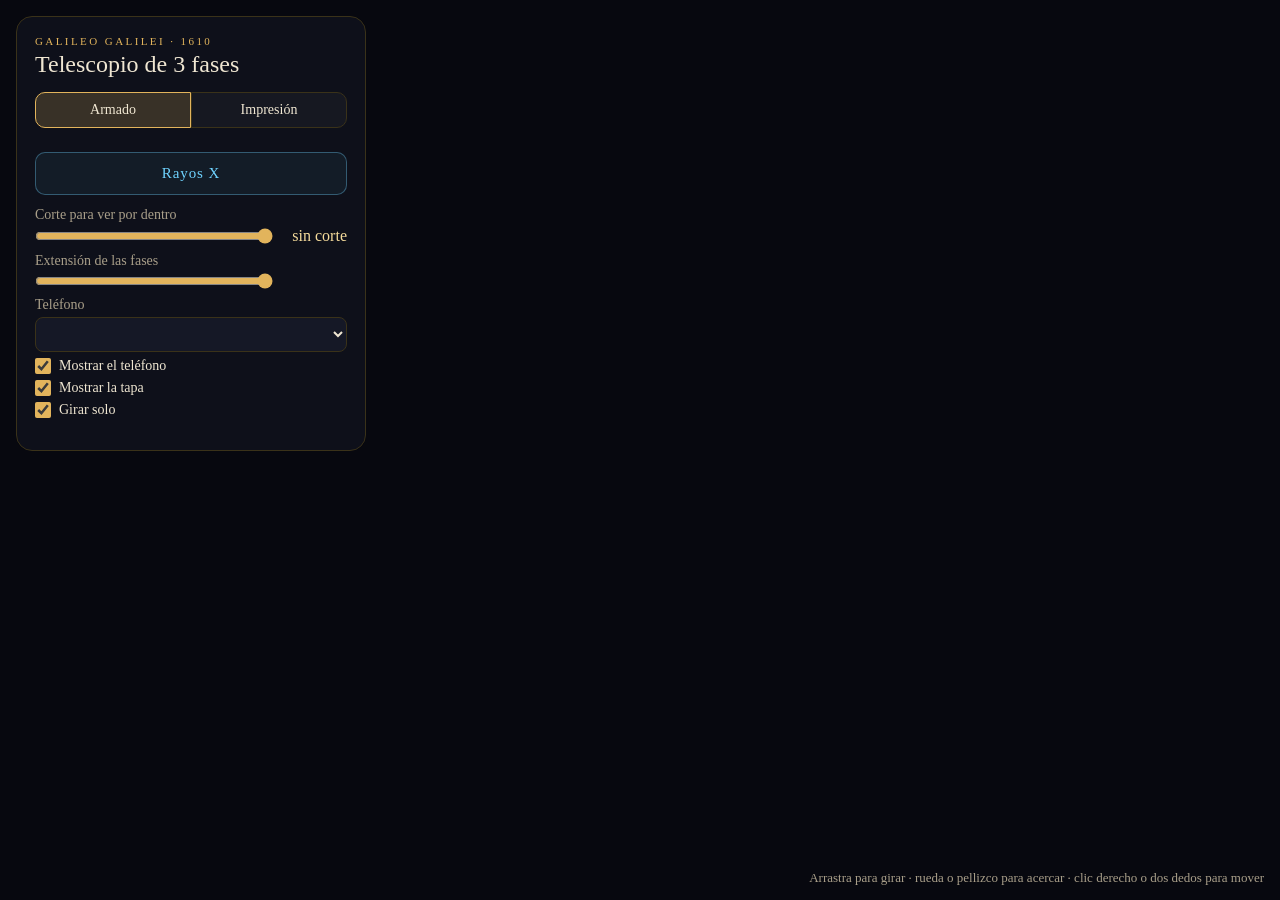
<file: impresion3d/visor_plantilla.html>
<!doctype html>
<html lang="es">
<head>
<meta charset="utf-8">
<meta name="viewport" content="width=device-width,initial-scale=1,user-scalable=no">
<title>Telescopio de Galileo · Visor 3D</title>
<style>
  :root { --fondo: #07080f; --panel: rgba(16,18,28,.9); --borde: #3a3219; --tinta: #efe6d2; --tenue: #a99f8a; --laton: #e2b45c; --laton-claro: #f6dc9c; --rx: #6fd3ff; }
  * { box-sizing: border-box; margin: 0; padding: 0; }
  html, body { height: 100%; overflow: hidden; background: var(--fondo); color: var(--tinta); font-family: Georgia, "Times New Roman", serif; }
  body.rx { background: #02060c; }
  canvas { display: block; width: 100%; height: 100%; touch-action: none; cursor: grab; }
  canvas:active { cursor: grabbing; }
  .panel {
    position: fixed; left: 16px; top: 16px; width: min(350px, calc(100% - 32px)); max-height: calc(100% - 32px); overflow: auto;
    background: var(--panel); border: 1px solid var(--borde); border-radius: 16px; padding: 18px; backdrop-filter: blur(8px);
  }
  .sup { font-size: 11px; letter-spacing: .22em; text-transform: uppercase; color: var(--laton); }
  h1 { font-weight: normal; font-size: 24px; margin: 4px 0 14px; }
  .seg { display: flex; margin-bottom: 14px; }
  .seg button {
    flex: 1; font: inherit; font-size: 14px; color: inherit; cursor: pointer; padding: 9px 6px;
    background: rgba(255,255,255,.03); border: 1px solid var(--borde);
  }
  .seg button:first-child { border-radius: 10px 0 0 10px; }
  .seg button:last-child { border-radius: 0 10px 10px 0; }
  .seg button.activo { background: rgba(226,180,92,.2); border-color: var(--laton); }
  label { display: block; font-size: 14px; color: var(--tenue); margin: 8px 0 4px; }
  .fila { display: flex; align-items: center; gap: 10px; }
  .fila span { min-width: 64px; text-align: right; color: var(--laton-claro); font-variant-numeric: tabular-nums; }
  input[type=range] { flex: 1; accent-color: var(--laton); }
  select { width: 100%; font: inherit; font-size: 14px; color: var(--tinta); background: #151826; border: 1px solid var(--borde); border-radius: 8px; padding: 8px; }
  .check { display: flex; align-items: center; gap: 8px; color: var(--tinta); cursor: pointer; margin: 6px 0; }
  .check input { accent-color: var(--laton); width: 16px; height: 16px; }
  .rayos {
    width: 100%; margin: 10px 0 4px; padding: 12px; border-radius: 10px; cursor: pointer; font: inherit; font-size: 15px;
    color: var(--rx); background: rgba(111,211,255,.06); border: 1px solid rgba(111,211,255,.35); letter-spacing: .06em;
  }
  .rayos.on { background: rgba(111,211,255,.2); border-color: var(--rx); box-shadow: 0 0 24px rgba(111,211,255,.25); }
  dl { display: grid; grid-template-columns: auto 1fr; gap: 4px 12px; margin-top: 14px; font-size: 13px; }
  dt { color: var(--tenue); }
  dd { color: var(--laton-claro); text-align: right; font-variant-numeric: tabular-nums; }
  .leyenda { display: none; margin-top: 12px; font-size: 13px; color: var(--tenue); line-height: 1.7; }
  body.rx .leyenda { display: block; }
  .leyenda i { display: inline-block; width: 10px; height: 10px; border-radius: 2px; margin-right: 6px; vertical-align: -1px; }
  .ayuda { position: fixed; right: 16px; bottom: 14px; color: var(--tenue); font-size: 13px; text-align: right; }
  .oculto { display: none; }
  @media (max-width: 600px) { .panel { top: auto; bottom: 16px; max-height: 55%; } .ayuda { top: 12px; bottom: auto; } }
</style>
</head>
<body>
<canvas id="c"></canvas>

<div class="panel">
  <p class="sup">Galileo Galilei · 1610</p>
  <h1>Telescopio de 3 fases</h1>
  <div class="seg">
    <button id="v-armado" class="activo">Armado</button>
    <button id="v-impresion">Impresión</button>
  </div>
  <button class="rayos" id="rx">Rayos X</button>
  <label>Corte para ver por dentro</label>
  <div class="fila"><input type="range" id="corte" min="0" max="100" value="100"><span id="corte-txt">sin corte</span></div>
  <div id="ctl-armado">
    <label>Extensión de las fases</label>
    <div class="fila"><input type="range" id="ext" min="0" max="100" value="100"><span id="ext-txt"></span></div>
    <label>Teléfono</label>
    <select id="modelo"></select>
    <label class="check"><input type="checkbox" id="tel" checked> Mostrar el teléfono</label>
    <label class="check"><input type="checkbox" id="ver-tapa" checked> Mostrar la tapa</label>
    <label class="check"><input type="checkbox" id="giro" checked> Girar solo</label>
  </div>
  <div class="leyenda">
    <div><i style="background:#ffb13b"></i>Cuerdas (las pones tú): cruzan la espalda del teléfono</div>
    <div><i style="background:#6fd3ff"></i>Tapa: traba con ganchitos triangulares</div>
    <div><i style="background:#8cf0ff"></i>Pantalla: mira hacia el tubo, donde va el ojo</div>
    <div><i style="background:#6fd3ff;opacity:.5"></i>Embudo y fases (transparentes)</div>
  </div>
  <dl id="datos"></dl>
</div>
<p class="ayuda">Arrastra para girar · rueda o pellizco para acercar · clic derecho o dos dedos para mover</p>

<script type="module">
__THREE__

const DATOS = __DATOS__;

function f32(b64) {
  const s = atob(b64);
  const u = new Uint8Array(s.length);
  for (let i = 0; i < s.length; i++) u[i] = s.charCodeAt(i);
  return new Float32Array(u.buffer);
}

const canvas = document.getElementById('c');
const renderer = new WebGLRenderer({ canvas, antialias: true });
renderer.setPixelRatio(Math.min(devicePixelRatio, 2));
renderer.toneMapping = ACESFilmicToneMapping;
renderer.toneMappingExposure = 1.05;
renderer.localClippingEnabled = true;
const escena = new Scene();
const FONDO = new Color(0x07080f), FONDO_RX = new Color(0x02060c);
escena.background = FONDO;
const camara = new PerspectiveCamera(35, 1, 1, 5000);

escena.add(new HemisphereLight(0xdfe6ff, 0x2a1c0c, 1.1));
const sol = new DirectionalLight(0xfff1dc, 2.6);
sol.position.set(300, 500, 400);
escena.add(sol);
const relleno = new DirectionalLight(0x9fb8ff, 0.9);
relleno.position.set(-400, 150, -300);
escena.add(relleno);

// Las piezas vienen con Z hacia arriba (como en la impresora); la escena usa Y hacia arriba.
const mundo = new Group();
mundo.rotation.x = -Math.PI / 2;
escena.add(mundo);

const plano = new Plane(new Vector3(-1, 0, 0), 1e5);
const planos = [plano];

const MATERIALES = {
  cuero: new MeshStandardMaterial({ color: 0x6b3219, roughness: 0.62, metalness: 0.05, side: DoubleSide, clippingPlanes: planos }),
  laton: new MeshStandardMaterial({ color: 0xd9a441, roughness: 0.32, metalness: 0.85, side: DoubleSide, clippingPlanes: planos }),
  oscuro: new MeshStandardMaterial({ color: 0x24252b, roughness: 0.55, metalness: 0.1, side: DoubleSide, clippingPlanes: planos }),
  tapa: new MeshStandardMaterial({ color: 0x4a3420, roughness: 0.5, metalness: 0.3, side: DoubleSide, clippingPlanes: planos }),
  cincho: new MeshStandardMaterial({ color: 0xffb13b, roughness: 0.4, metalness: 0.2, emissive: 0x3a2000, side: DoubleSide, clippingPlanes: planos }),
};
const RX_CUERPO = new MeshBasicMaterial({ color: 0x2a8fd0, transparent: true, opacity: 0.07, depthWrite: false, side: DoubleSide, blending: AdditiveBlending, clippingPlanes: planos });
const RX_BORDE = new LineBasicMaterial({ color: 0x6fd3ff, transparent: true, opacity: 0.55, depthWrite: false, clippingPlanes: planos });

const estructuras = [];
function malla(p, esEstructura = true) {
  const g = new BufferGeometry();
  g.setAttribute('position', new BufferAttribute(f32(p.pos), 3));
  g.setAttribute('normal', new BufferAttribute(f32(p.nor), 3));
  const m = new Mesh(g, MATERIALES[p.material]);
  if (esEstructura) {
    const bordes = new LineSegments(new EdgesGeometry(g, 28), RX_BORDE);
    bordes.visible = false;
    m.add(bordes);
    m.userData.bordes = bordes;
    m.userData.normal = m.material;
    estructuras.push(m);
  }
  return m;
}

const armado = new Group();
const impresion = new Group();
mundo.add(armado, impresion);

const fases = DATOS.fases.map((p) => malla(p));
fases.forEach((m) => armado.add(m));
armado.add(malla(DATOS.soporte_armado));
const tapaArmada = malla(DATOS.tapa_armada);
armado.add(tapaArmada);
const elasticos = new Group();
armado.add(elasticos);

/* ---------- Teléfono: pantalla hacia el tubo ---------- */

const texPantalla = (() => {
  const c = document.createElement('canvas');
  c.width = 512; c.height = 1080;
  const g = c.getContext('2d');
  const fondo = g.createLinearGradient(0, 0, 0, c.height);
  fondo.addColorStop(0, '#02030a'); fondo.addColorStop(1, '#0b1030');
  g.fillStyle = fondo; g.fillRect(0, 0, c.width, c.height);
  g.save(); g.translate(256, 560); g.rotate(-0.5); g.scale(1, 0.25);
  const via = g.createRadialGradient(0, 0, 0, 0, 0, 420);
  via.addColorStop(0, 'rgba(190,200,255,.3)'); via.addColorStop(1, 'rgba(190,200,255,0)');
  g.fillStyle = via; g.beginPath(); g.arc(0, 0, 420, 0, Math.PI * 2); g.fill();
  g.restore();
  for (let i = 0; i < 700; i++) {
    g.fillStyle = `rgba(255,250,240,${Math.random() * 0.9})`;
    const s = Math.random() < 0.95 ? 1.4 : 3;
    g.fillRect(Math.random() * 512, Math.random() * 1080, s, s);
  }
  const luna = g.createRadialGradient(290, 540, 10, 300, 550, 130);
  luna.addColorStop(0, '#f4f1e6'); luna.addColorStop(1, '#8d8a80');
  g.fillStyle = luna; g.beginPath(); g.arc(300, 550, 130, 0, Math.PI * 2); g.fill();
  g.fillStyle = 'rgba(2,3,10,.9)'; g.beginPath(); g.ellipse(258, 550, 78, 130, 0, 0, Math.PI * 2); g.fill();
  const t = new CanvasTexture(c);
  t.colorSpace = SRGBColorSpace;
  return t;
})();

const telefono = new Group();
armado.add(telefono);
const matCuerpoTel = new MeshStandardMaterial({ color: 0x15171c, roughness: 0.45, metalness: 0.2, clippingPlanes: planos });
const matPantalla = new MeshBasicMaterial({ map: texPantalla, toneMapped: false, side: DoubleSide, clippingPlanes: planos });

function armarTelefono(t) {
  telefono.clear();
  const forma = new Shape();
  const w = t.ancho, h = t.alto, r = 9;
  forma.moveTo(-w / 2 + r, -h / 2);
  forma.lineTo(w / 2 - r, -h / 2); forma.quadraticCurveTo(w / 2, -h / 2, w / 2, -h / 2 + r);
  forma.lineTo(w / 2, h / 2 - r); forma.quadraticCurveTo(w / 2, h / 2, w / 2 - r, h / 2);
  forma.lineTo(-w / 2 + r, h / 2); forma.quadraticCurveTo(-w / 2, h / 2, -w / 2, h / 2 - r);
  forma.lineTo(-w / 2, -h / 2 + r); forma.quadraticCurveTo(-w / 2, -h / 2, -w / 2 + r, -h / 2);
  const bisel = 1.2;
  const cuerpo = new Mesh(
    new ExtrudeGeometry(forma, { depth: t.grosor - 2 * bisel, bevelEnabled: true, bevelThickness: bisel, bevelSize: bisel * 0.8, bevelSegments: 3, curveSegments: 8 }),
    matCuerpoTel
  );
  cuerpo.scale.set((w - 2) / w, (h - 2) / h, 1);
  cuerpo.position.z = -t.grosor + bisel;
  telefono.add(cuerpo);
  const pantalla = new Mesh(new PlaneGeometry(w - 7, h - 8), matPantalla);
  pantalla.position.z = 0.15;
  telefono.add(pantalla);
  telefono.position.set(0, 0, t.frente);
  armarElasticos(t);
  pintarDatos();
}

// Cuerda: amarrada en la bita, baja por el canal, dobla en la muesca del borde y cruza la espalda del teléfono.
function armarElasticos(t) {
  elasticos.clear();
  const C = DATOS.cuerdas;
  const espalda = t.frente - t.grosor - 1.5;
  // Teléfonos que sobresalen: la cuerda dobla por el borde. Delgados: entra por un túnel hacia el asiento.
  const lado = t.nivel === null
    ? [[C.x_poste, C.z_bita], [C.x_fuera, C.z_bita - 2.5], [C.x_fuera, C.z_borde + 1.5],
       [C.x_fuera - 1.5, C.z_borde], [C.x_dentro, C.z_borde], [t.ancho / 2 - 4, espalda]]
    : [[C.x_poste, C.z_bita], [C.x_fuera, (C.z_bita + t.nivel) / 2], [C.x_fuera - 0.5, t.nivel],
       [C.x_dentro - (t.nivel - C.z_borde) + 1, t.nivel], [t.ancho / 2 - 4, Math.min(espalda, t.nivel - 0.5)]];
  const perfil = [...lado.map(([x, z]) => [-x, z]), ...lado.slice().reverse()];
  for (const y of C.ys) {
    const curva = new CatmullRomCurve3(perfil.map(([x, z]) => new Vector3(x, y, z)), false, 'catmullrom', 0.05);
    elasticos.add(new Mesh(new TubeGeometry(curva, 200, 1.5, 10, false), MATERIALES.cincho));
  }
}

const selModelo = document.getElementById('modelo');
DATOS.telefonos.forEach((t, i) => {
  const o = document.createElement('option');
  o.value = i;
  o.textContent = `${t.nombre} (${t.alto} × ${t.ancho} × ${t.grosor} mm)`;
  selModelo.appendChild(o);
});

/* ---------- Vista de impresión ---------- */

impresion.add(malla(DATOS.telescopio_impresion));
impresion.add(malla(DATOS.soporte_impresion));
impresion.add(malla(DATOS.tapa_impresion));
const cama = new Group();
{
  const base = new Mesh(new PlaneGeometry(256, 256), new MeshStandardMaterial({ color: 0x1b1d24, roughness: 0.8 }));
  base.position.set(DATOS.cama.x, DATOS.cama.y, -0.2);
  const rejilla = new GridHelper(256, 16, 0x5a4d2a, 0x2c2a22);
  rejilla.rotation.x = Math.PI / 2;
  rejilla.position.set(DATOS.cama.x, DATOS.cama.y, 0);
  cama.add(base, rejilla);
  impresion.add(cama);
}

/* ---------- Rayos X y corte ---------- */

let rayos = false;
function ponerRayos(on) {
  rayos = on;
  document.body.classList.toggle('rx', on);
  document.getElementById('rx').classList.toggle('on', on);
  escena.background = on ? FONDO_RX : FONDO;
  for (const m of estructuras) {
    m.material = on ? RX_CUERPO : m.userData.normal;
    m.userData.bordes.visible = on;
  }
  cama.visible = !on;
  matPantalla.color.setHex(on ? 0x8cf0ff : 0xffffff);
}

let medioX = 0, radioX = 100;
function medirCorte(grupo) {
  escena.updateMatrixWorld(true);
  const caja = new Box3().setFromObject(grupo);
  medioX = (caja.min.x + caja.max.x) / 2;
  radioX = (caja.max.x - caja.min.x) / 2 + 1;
  aplicarCorte();
}
function aplicarCorte() {
  const v = Number(document.getElementById('corte').value);
  if (v >= 100) {
    plano.constant = 1e5;
    document.getElementById('corte-txt').textContent = 'sin corte';
  } else {
    plano.constant = medioX - radioX + (2 * radioX * v) / 100;
    document.getElementById('corte-txt').textContent = v + '%';
  }
}

/* ---------- Cámara orbital ---------- */

const orbita = { th: 0.9, ph: 1.15, r: 700, objetivo: new Vector3(), thObj: 0.9, phObj: 1.15, rObj: 700, objObj: new Vector3() };
const punteros = new Map();
let pinch0 = 0, r0 = 0, giroAuto = true, ultimoUso = 0;

function encuadrar(grupo) {
  escena.updateMatrixWorld(true);
  const caja = new Box3().setFromObject(grupo);
  const centro = caja.getCenter(new Vector3());
  const tam = caja.getSize(new Vector3()).length();
  orbita.objObj.copy(centro);
  const vfov = camara.fov * Math.PI / 180;
  const hfov = 2 * Math.atan(Math.tan(vfov / 2) * camara.aspect);
  orbita.rObj = tam / (2 * Math.tan(Math.min(vfov, hfov) / 2)) * 1.05;
}

canvas.addEventListener('contextmenu', (e) => e.preventDefault());
canvas.addEventListener('pointerdown', (e) => {
  canvas.setPointerCapture(e.pointerId);
  punteros.set(e.pointerId, { x: e.clientX, y: e.clientY, boton: e.button });
  if (punteros.size === 2) {
    const [a, b] = [...punteros.values()];
    pinch0 = Math.hypot(a.x - b.x, a.y - b.y);
    r0 = orbita.rObj;
  }
  ultimoUso = performance.now();
});
canvas.addEventListener('pointermove', (e) => {
  const p = punteros.get(e.pointerId);
  if (!p) return;
  const dx = e.clientX - p.x, dy = e.clientY - p.y;
  p.x = e.clientX; p.y = e.clientY;
  ultimoUso = performance.now();
  if (punteros.size === 2) {
    const [a, b] = [...punteros.values()];
    orbita.rObj = Math.max(40, Math.min(3000, r0 * pinch0 / Math.max(1, Math.hypot(a.x - b.x, a.y - b.y))));
    mover(dx / 2, dy / 2);
  } else if (p.boton === 2) {
    mover(dx, dy);
  } else {
    orbita.thObj -= dx * 0.006;
    orbita.phObj = Math.max(0.08, Math.min(Math.PI - 0.08, orbita.phObj - dy * 0.006));
  }
});
const soltar = (e) => punteros.delete(e.pointerId);
canvas.addEventListener('pointerup', soltar);
canvas.addEventListener('pointercancel', soltar);
canvas.addEventListener('wheel', (e) => {
  e.preventDefault();
  orbita.rObj = Math.max(40, Math.min(3000, orbita.rObj * Math.exp(e.deltaY * 0.001)));
  ultimoUso = performance.now();
}, { passive: false });

function mover(dx, dy) {
  const k = orbita.r * 0.0015;
  const der = new Vector3().setFromMatrixColumn(camara.matrix, 0);
  const arr = new Vector3().setFromMatrixColumn(camara.matrix, 1);
  orbita.objObj.addScaledVector(der, -dx * k).addScaledVector(arr, dy * k);
}

/* ---------- Interfaz ---------- */

const $ = (s) => document.querySelector(s);
let vista = 'armado', ext = 1, extObj = 1;

function colocarFases() {
  fases.forEach((m, i) => { m.position.z = DATOS.extension[i] * ext; });
}
function ponerVista(v) {
  vista = v;
  armado.visible = v === 'armado';
  impresion.visible = v === 'impresion';
  $('#v-armado').classList.toggle('activo', v === 'armado');
  $('#v-impresion').classList.toggle('activo', v === 'impresion');
  $('#ctl-armado').classList.toggle('oculto', v !== 'armado');
  const e = ext; ext = extObj; colocarFases();
  const grupo = v === 'armado' ? armado : impresion;
  encuadrar(grupo);
  medirCorte(grupo);
  ext = e; colocarFases();
  pintarDatos();
}
function pintarDatos() {
  const d = DATOS.info;
  const t = DATOS.telefonos[Number(selModelo.value) || 0];
  const filas = vista === 'armado'
    ? [['Largo cerrado', `${d.cerrado} mm`], ['Largo extendido', `~${d.extendido} mm`], ['Diámetro del tubo', `${d.diametro} mm`],
       ['Holgura entre fases', `${d.holgura} mm`], ['Bolsillo universal', d.bolsillo], ['Teléfono', `${t.alto} × ${t.ancho} × ${t.grosor} mm`]]
    : [['Pieza 1 · 3 fases', d.tam_tubo], ['Pieza 2 · fase 4 embudo', d.tam_soporte], ['Pieza 3 · tapa a presión', d.tam_tapa],
       ['Cuerdas', '2, de hasta ~10 mm'],
       ['Cama', '256 × 256 mm'], ['Soportes', 'No necesita'], ['Material', 'PLA · capa 0.2 mm']];
  $('#datos').innerHTML = filas.map(([a, b]) => `<dt>${a}</dt><dd>${b}</dd>`).join('');
}

$('#v-armado').addEventListener('click', () => ponerVista('armado'));
$('#v-impresion').addEventListener('click', () => ponerVista('impresion'));
$('#rx').addEventListener('click', () => ponerRayos(!rayos));
$('#corte').addEventListener('input', aplicarCorte);
$('#ext').addEventListener('input', (e) => { extObj = e.target.value / 100; });
$('#tel').addEventListener('change', (e) => { telefono.visible = e.target.checked; });
$('#ver-tapa').addEventListener('change', (e) => { tapaArmada.visible = e.target.checked; });
$('#giro').addEventListener('change', (e) => { giroAuto = e.target.checked; });
selModelo.addEventListener('change', () => armarTelefono(DATOS.telefonos[Number(selModelo.value)]));

function medir() {
  renderer.setSize(innerWidth, innerHeight, false);
  camara.aspect = innerWidth / innerHeight;
  camara.updateProjectionMatrix();
}
addEventListener('resize', medir);
medir();
armarTelefono(DATOS.telefonos[0]);

const pedido = new URLSearchParams(location.hash.slice(1));
ponerVista(pedido.has('impresion') ? 'impresion' : 'armado');
if (pedido.has('rx')) ponerRayos(true);
if (pedido.has('sintapa')) { tapaArmada.visible = false; $('#ver-tapa').checked = false; }
if (pedido.has('corte')) { $('#corte').value = pedido.get('corte'); aplicarCorte(); }
if (pedido.has('cerca')) { orbita.rObj *= Number(pedido.get('cerca')); orbita.objObj.z -= 0; }
if (pedido.has('mirar')) { orbita.objObj.y += Number(pedido.get('mirar')); }
if (pedido.has('th')) orbita.thObj = Number(pedido.get('th'));
if (pedido.has('ph')) orbita.phObj = Number(pedido.get('ph'));
orbita.objetivo.copy(orbita.objObj);
orbita.r = orbita.rObj;
orbita.th = orbita.thObj;
orbita.ph = orbita.phObj;

let antes = performance.now();
function cuadro(ahora) {
  requestAnimationFrame(cuadro);
  const dt = Math.min(0.05, (ahora - antes) / 1000);
  antes = ahora;
  const k = 1 - Math.exp(-dt * 8);
  if (giroAuto && ahora - ultimoUso > 2500) orbita.thObj += dt * 0.25;
  orbita.th += (orbita.thObj - orbita.th) * k;
  orbita.ph += (orbita.phObj - orbita.ph) * k;
  orbita.r += (orbita.rObj - orbita.r) * k;
  orbita.objetivo.lerp(orbita.objObj, k);
  ext += (extObj - ext) * (1 - Math.exp(-dt * 5));
  colocarFases();
  $('#ext-txt').textContent = Math.round(DATOS.info.cerrado + (DATOS.info.extendido - DATOS.info.cerrado) * ext) + ' mm';
  const s = Math.sin(orbita.ph);
  camara.position.set(
    orbita.objetivo.x + orbita.r * s * Math.sin(orbita.th),
    orbita.objetivo.y + orbita.r * Math.cos(orbita.ph),
    orbita.objetivo.z + orbita.r * s * Math.cos(orbita.th)
  );
  camara.lookAt(orbita.objetivo);
  renderer.render(escena, camara);
}
requestAnimationFrame(cuadro);
</script>
</body>
</html>
</file>
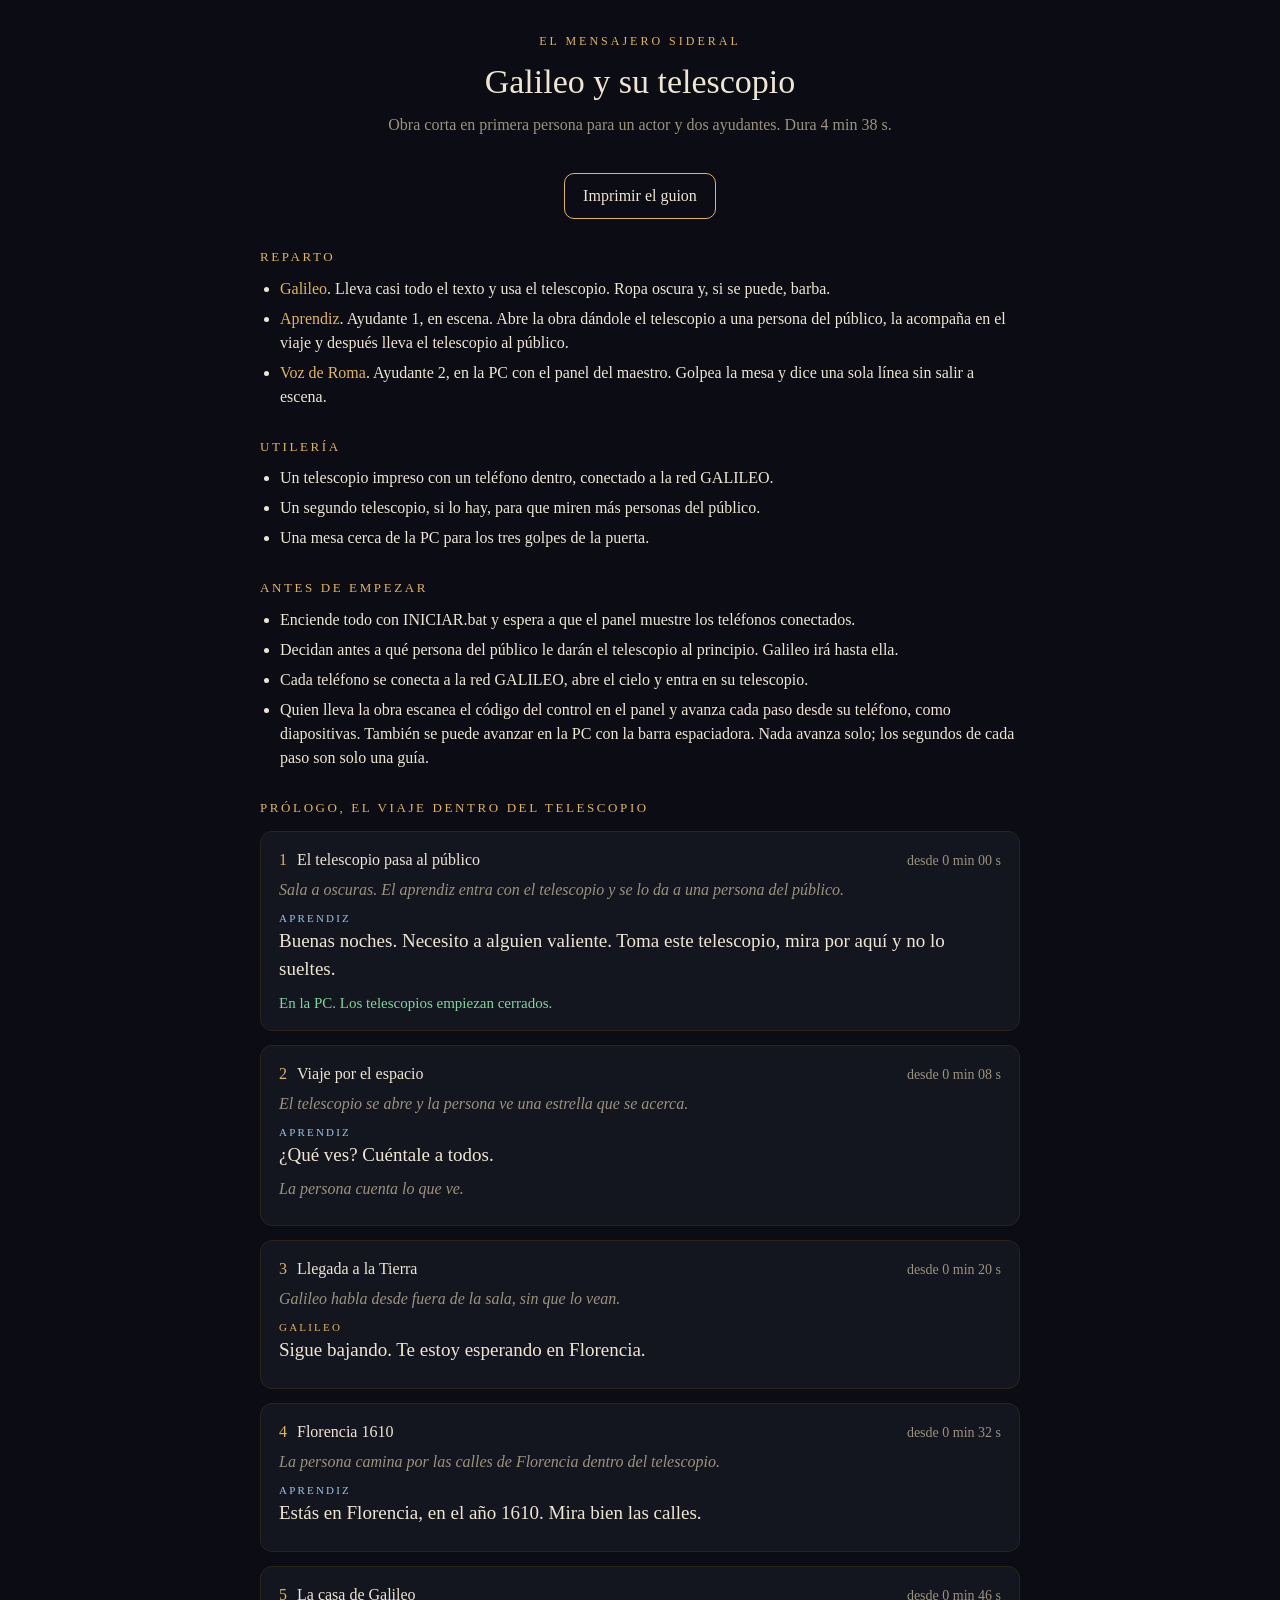
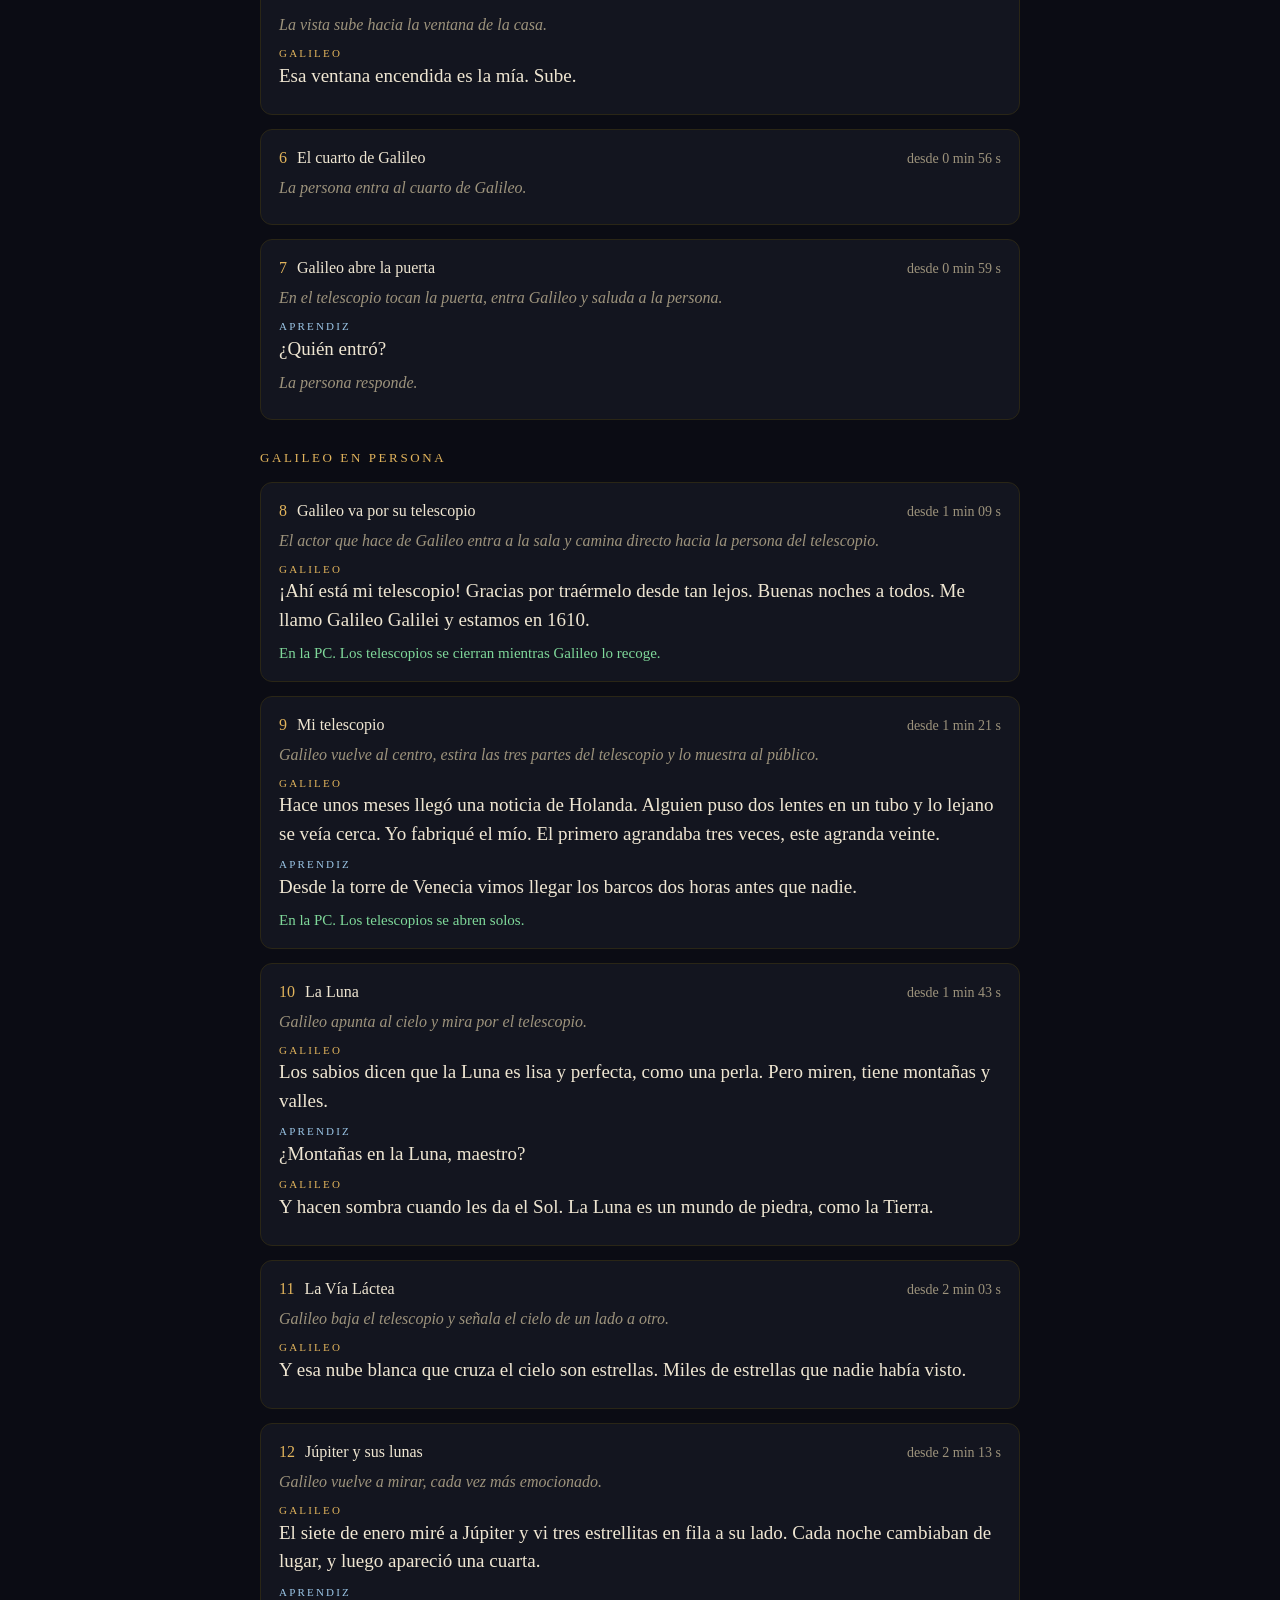
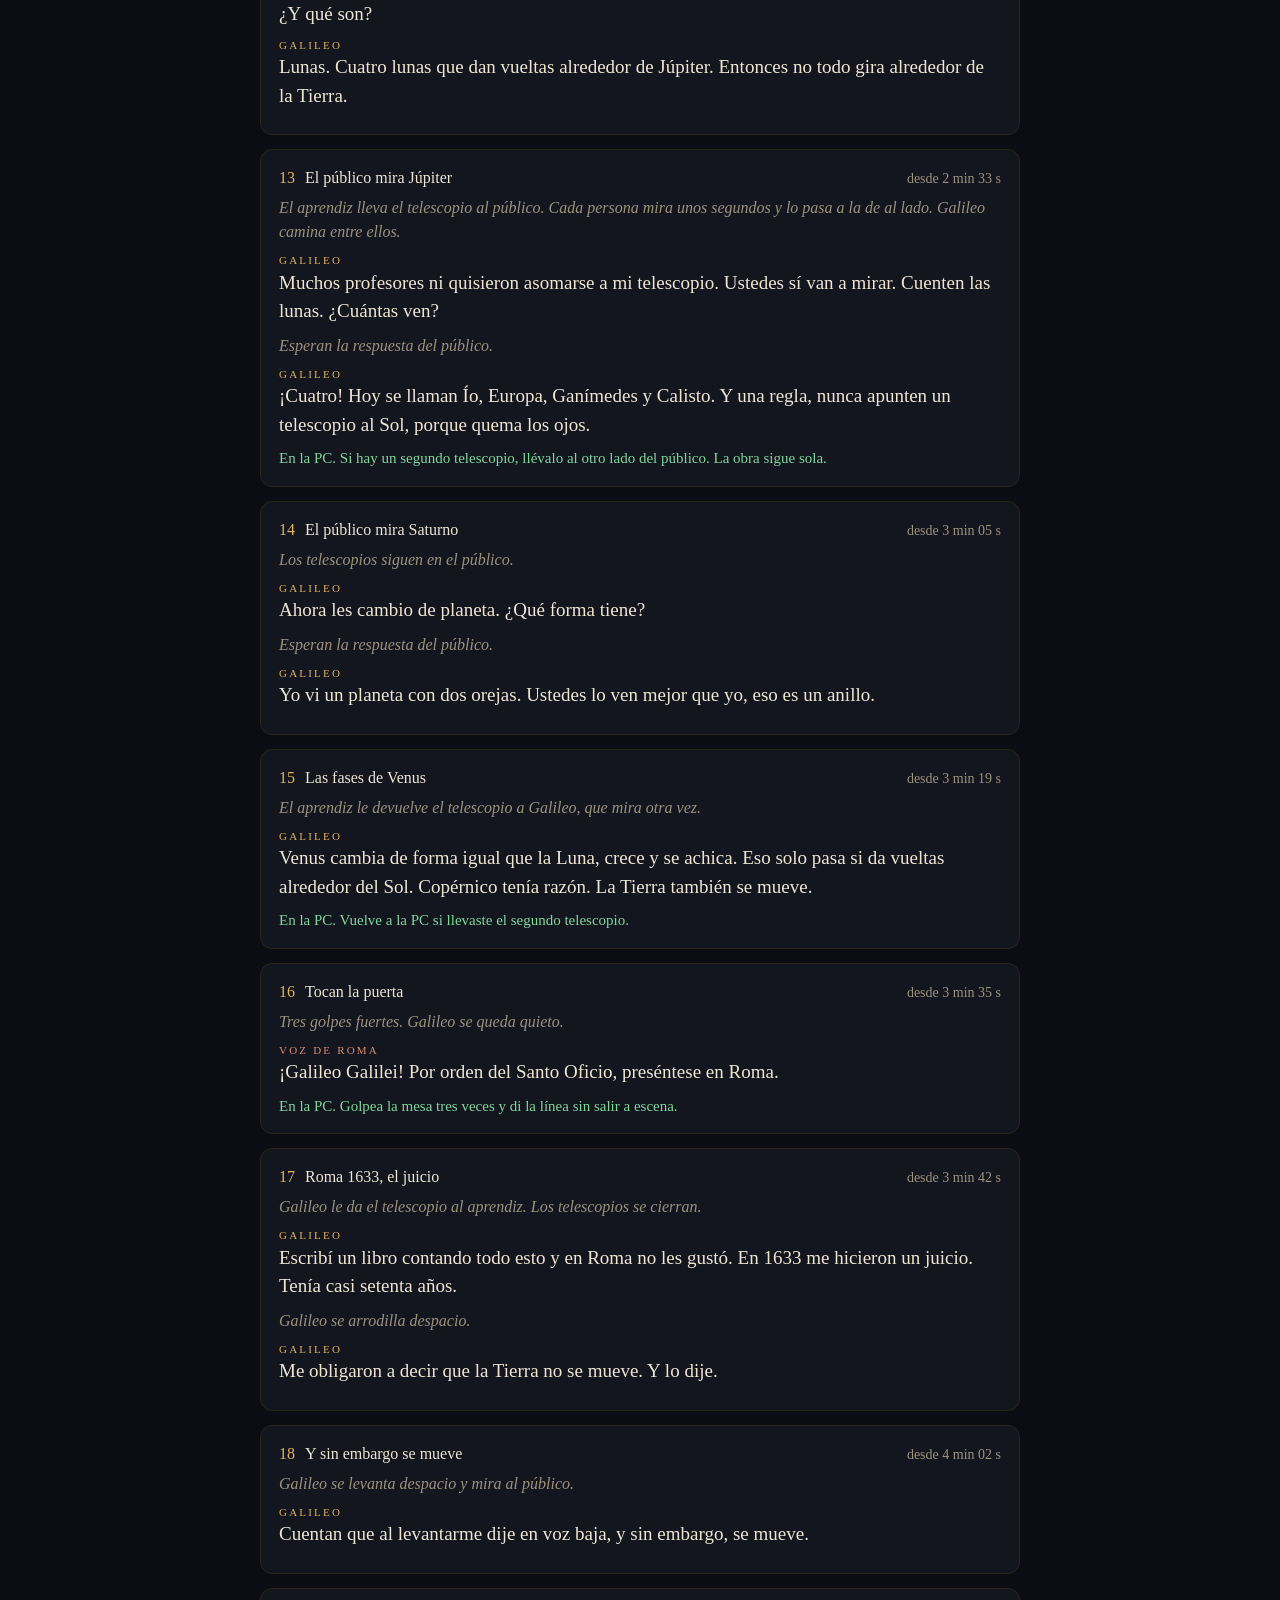
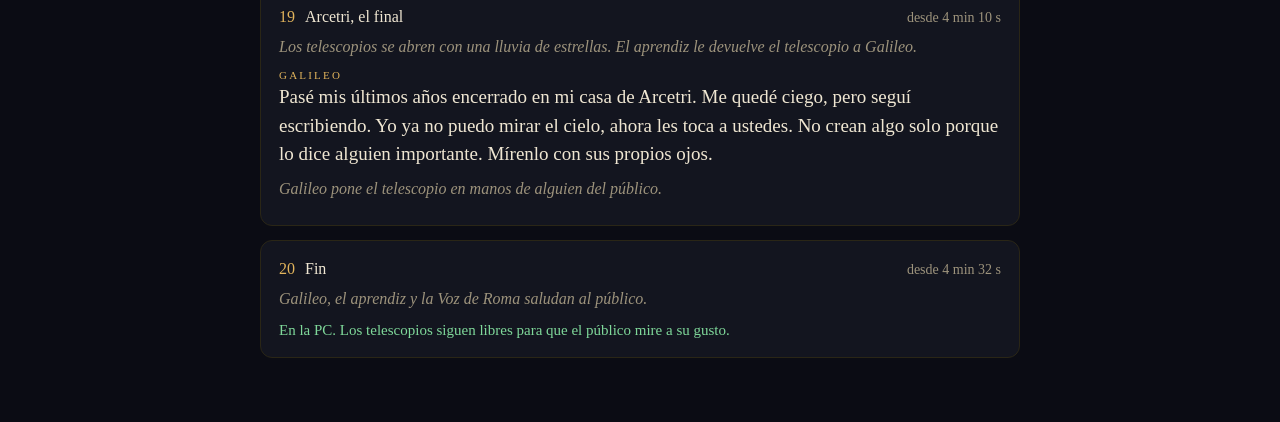
<file: public/guion.html>
<!doctype html>
<html lang="es">
<head>
<meta charset="utf-8">
<meta name="viewport" content="width=device-width,initial-scale=1">
<title>Guion de Galileo</title>
<style>
  :root { --fondo: #0b0c14; --papel: #13151f; --tinta: #efe6d2; --tenue: #9d937c; --laton: #e2b45c; --borde: #2a2616; }
  * { box-sizing: border-box; margin: 0; padding: 0; }
  body { background: var(--fondo); color: var(--tinta); font-family: Georgia, "Times New Roman", serif; line-height: 1.5; padding: 32px 16px 64px; }
  main { max-width: 760px; margin: 0 auto; }
  header { text-align: center; margin-bottom: 36px; }
  header small { display: block; font-size: 12px; letter-spacing: .25em; text-transform: uppercase; color: var(--laton); }
  h1 { font-weight: normal; font-size: 34px; margin: 6px 0; }
  header p { color: var(--tenue); }
  h2 { font-weight: normal; font-size: 13px; letter-spacing: .2em; text-transform: uppercase; color: var(--laton); margin: 28px 0 10px; }
  ul { padding-left: 20px; }
  li { margin-bottom: 6px; }
  .reparto li b { font-weight: normal; color: var(--laton); }
  .paso { background: var(--papel); border: 1px solid var(--borde); border-radius: 12px; padding: 16px 18px; margin-top: 14px; break-inside: avoid; }
  .paso-cab { display: flex; align-items: baseline; gap: 10px; margin-bottom: 6px; }
  .paso-cab b { font-weight: normal; color: var(--laton); }
  .paso-cab span { margin-left: auto; color: var(--tenue); font-size: 14px; font-variant-numeric: tabular-nums; }
  .acot { color: var(--tenue); font-style: italic; margin-bottom: 8px; }
  .linea { margin: 8px 0; }
  .linea small { display: block; font-size: 11px; letter-spacing: .2em; text-transform: uppercase; color: var(--laton); }
  .linea.aprendiz small { color: #9cc7e8; }
  .linea.roma small { color: #e08a74; }
  .linea p { font-size: 19px; }
  .pc { color: #7fd89a; font-size: 15px; margin-top: 8px; }
  .imprimir { display: block; margin: 0 auto 28px; padding: 10px 18px; border-radius: 10px; border: 1px solid var(--laton); background: transparent; color: var(--tinta); font: inherit; cursor: pointer; }
  @media print {
    body { background: #fff; color: #000; padding: 0; }
    .paso { background: #fff; border-color: #bbb; }
    header small, h2, .paso-cab b, .linea small, .linea.aprendiz small, .linea.roma small { color: #000; }
    .acot, header p, .paso-cab span { color: #444; }
    .pc { color: #245c36; }
    .imprimir { display: none; }
  }
</style>
</head>
<body>
<main>
  <header>
    <small>El Mensajero Sideral</small>
    <h1>Galileo y su telescopio</h1>
    <p id="duracion"></p>
  </header>
  <button class="imprimir" onclick="print()">Imprimir el guion</button>

  <h2>Reparto</h2>
  <ul class="reparto" id="reparto"></ul>

  <h2>Utilería</h2>
  <ul id="utileria"></ul>

  <h2>Antes de empezar</h2>
  <ul id="antes"></ul>

  <div id="pasos"></div>
</main>

<script type="module">
  import { OBRA, ROLES, REPARTO, UTILERIA, ANTES, DURACION, INICIO, minSeg } from './obra.js';
  const $ = (s) => document.querySelector(s);
  const esc = (t) => t.replace(/[&<>]/g, (c) => ({ '&': '&amp;', '<': '&lt;', '>': '&gt;' }[c]));

  $('#duracion').textContent = `Obra corta en primera persona para un actor y dos ayudantes. Dura ${minSeg(DURACION)}.`;
  $('#reparto').innerHTML = REPARTO.map(([n, t]) => `<li><b>${esc(n)}</b>. ${esc(t)}</li>`).join('');
  $('#utileria').innerHTML = UTILERIA.map((t) => `<li>${esc(t)}</li>`).join('');
  $('#antes').innerHTML = ANTES.map((t) => `<li>${esc(t)}</li>`).join('');
  const parte = (p, i) => i === 0 && p.prologo ? '<h2>Prólogo, el viaje dentro del telescopio</h2>'
    : !p.prologo && (i === 0 || OBRA[i - 1].prologo) ? '<h2>Galileo en persona</h2>' : '';
  $('#pasos').innerHTML = OBRA.map((p, i) => `${parte(p, i)}
    <section class="paso">
      <div class="paso-cab"><b>${i + 1}</b>${esc(p.titulo)}<span>desde ${minSeg(INICIO[i])}</span></div>
      ${p.acotacion ? `<p class="acot">${esc(p.acotacion)}</p>` : ''}
      ${p.lineas.map(([rol, t]) => rol === 'nota'
        ? `<p class="acot">${esc(t)}</p>`
        : `<div class="linea ${rol}"><small>${ROLES[rol]}</small><p>${esc(t)}</p></div>`).join('')}
      ${p.pc ? `<p class="pc">En la PC. ${esc(p.pc)}</p>` : ''}
    </section>`).join('');
</script>
</body>
</html>
</file>
